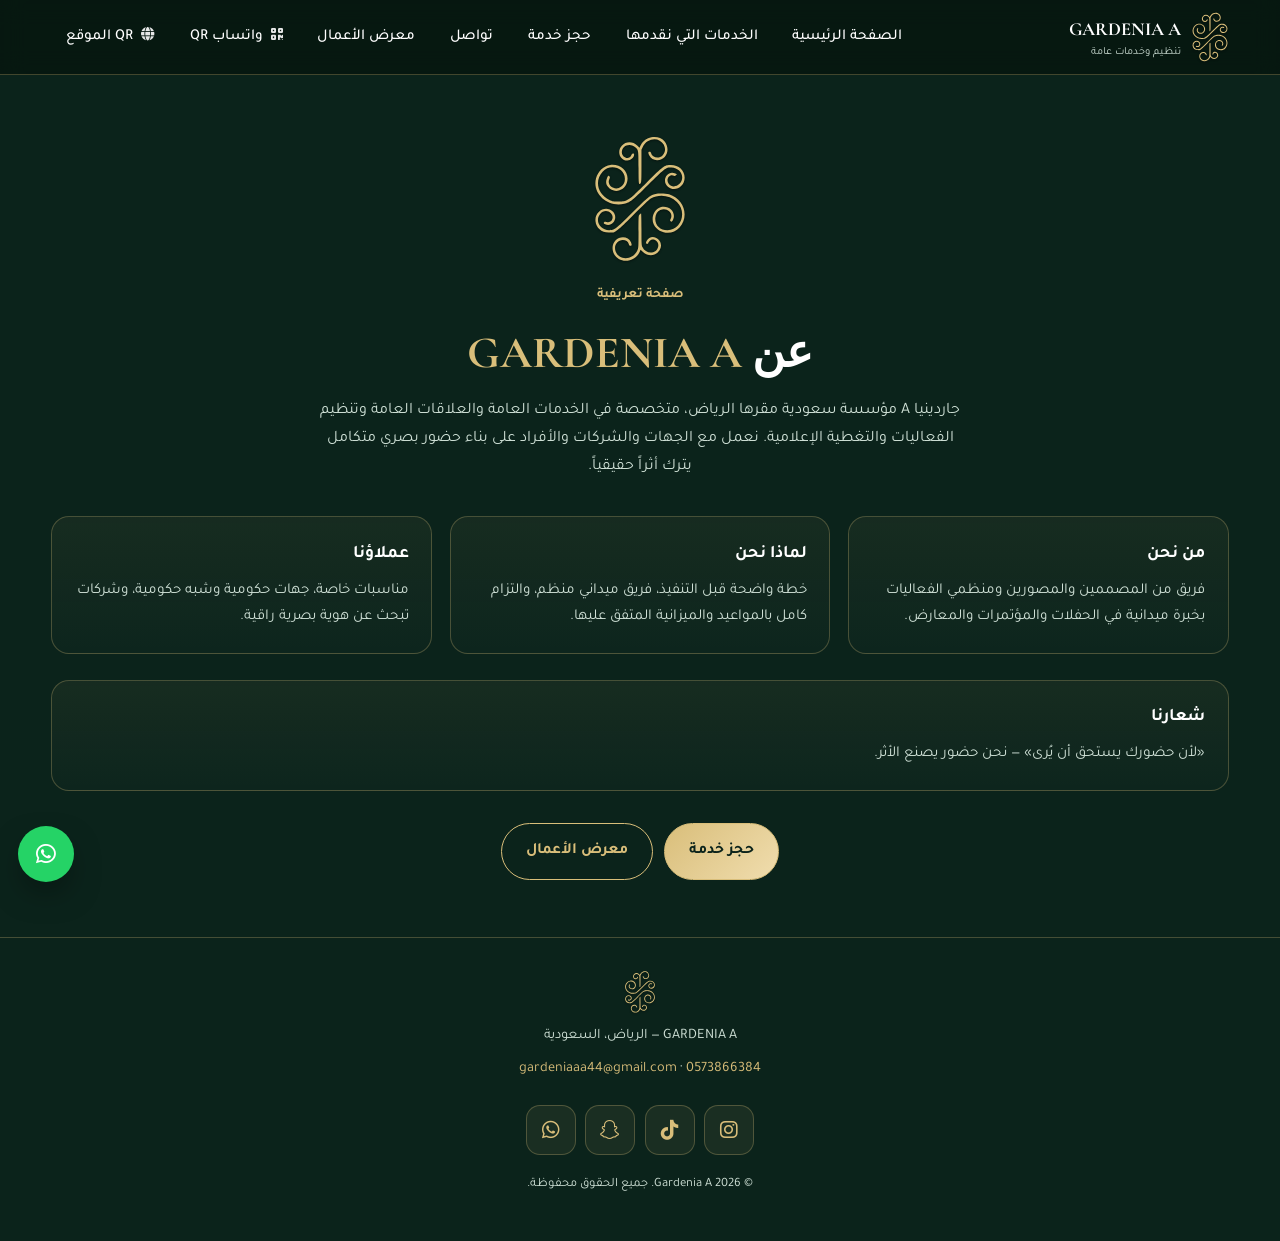
<file: about.html>
<!DOCTYPE html>
<html lang="ar" dir="rtl">
<head>
<meta charset="UTF-8"/>
<meta name="viewport" content="width=device-width, initial-scale=1.0"/>
<title>عن جاردينيا A | صفحة تعريفية</title>
<meta name="description" content="صفحة تعريفية عن مؤسسة جاردينيا A للخدمات العامة والعلاقات العامة في الرياض."/>
<link rel="icon" type="image/svg+xml" href="logo.svg"/>
<link rel="stylesheet" href="https://cdnjs.cloudflare.com/ajax/libs/font-awesome/6.5.2/css/all.min.css"/>
<link rel="stylesheet" href="style.css"/>
</head>
<body data-page="about.html">
<header class="nav" data-nav></header>

<section class="block">
  <div class="container">
    <div class="head reveal">
      <div style="width:110px;height:132px;margin:0 auto 1rem" data-logo></div>
      <span class="label">صفحة تعريفية</span>
      <h2>عن <span class="gold">GARDENIA A</span></h2>
      <p>جاردينيا A مؤسسة سعودية مقرها الرياض، متخصصة في الخدمات العامة والعلاقات العامة وتنظيم الفعاليات والتغطية الإعلامية. نعمل مع الجهات والشركات والأفراد على بناء حضور بصري متكامل يترك أثراً حقيقياً.</p>
    </div>

    <div class="grid g3">
      <div class="card reveal"><h3 class="gold">من نحن</h3><p>فريق من المصممين والمصورين ومنظمي الفعاليات بخبرة ميدانية في الحفلات والمؤتمرات والمعارض.</p></div>
      <div class="card reveal"><h3 class="gold">لماذا نحن</h3><p>خطة واضحة قبل التنفيذ، فريق ميداني منظم، والتزام كامل بالمواعيد والميزانية المتفق عليها.</p></div>
      <div class="card reveal"><h3 class="gold">عملاؤنا</h3><p>مناسبات خاصة، جهات حكومية وشبه حكومية، وشركات تبحث عن هوية بصرية راقية.</p></div>
    </div>

    <div class="card reveal" style="margin-top:1.6rem">
      <h3 class="gold">شعارنا</h3>
      <p>«لأن حضورك يستحق أن يُرى» — نحن حضور يصنع الأثر.</p>
    </div>

    <div style="text-align:center;margin-top:2rem;display:flex;gap:.7rem;justify-content:center;flex-wrap:wrap">
      <a class="btn btn-gold" href="booking.html">حجز خدمة</a>
      <a class="btn btn-ghost" href="gallery.html">معرض الأعمال</a>
    </div>
  </div>
</section>

<a class="fab" data-wa target="_blank" rel="noopener" aria-label="واتساب"><i class="fa-brands fa-whatsapp"></i></a>
<footer data-footer></footer>
<script src="script.js"></script>
</body>
</html>
</file>
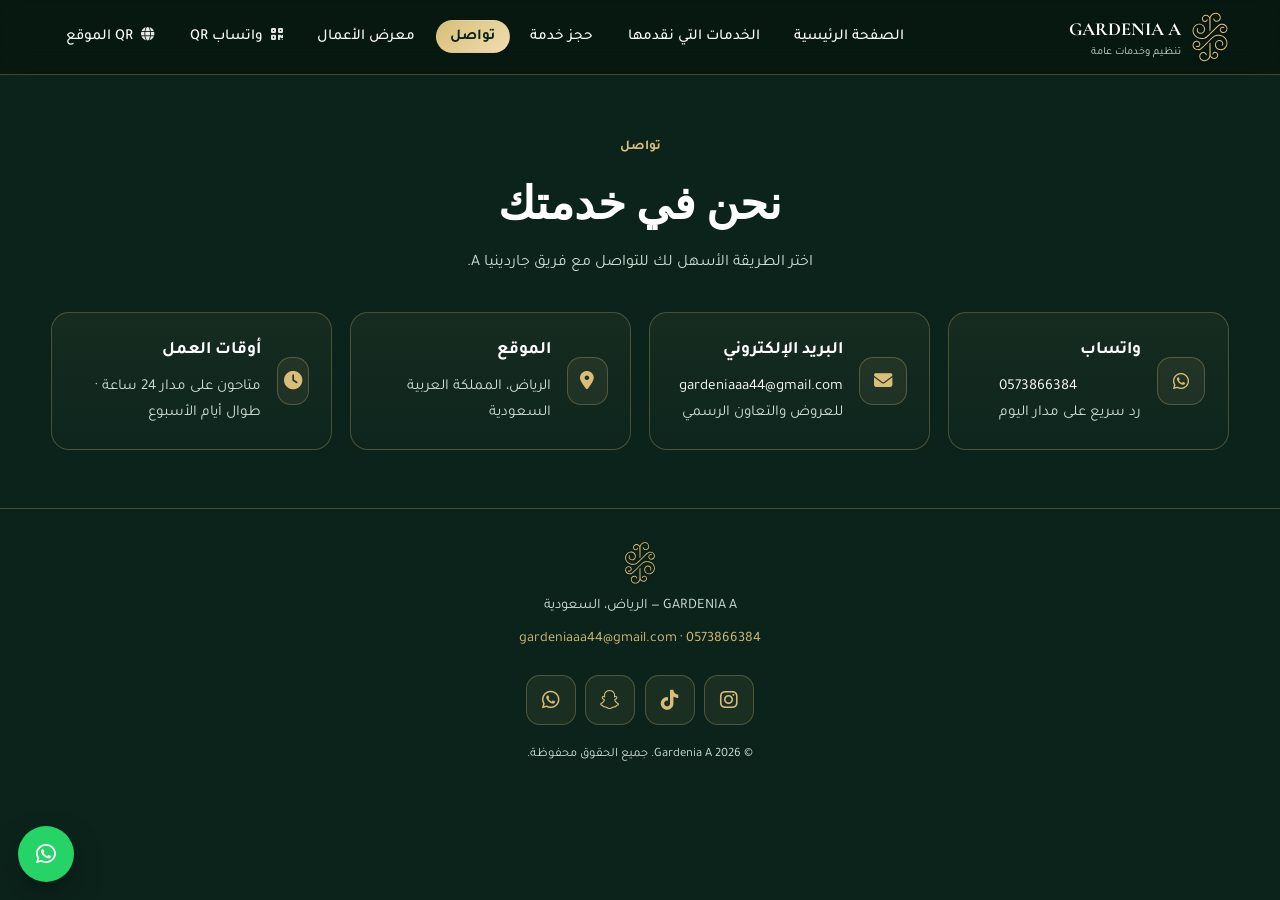
<file: contact.html>
<!DOCTYPE html>
<html lang="ar" dir="rtl">
<head>
<meta charset="UTF-8"/>
<meta name="viewport" content="width=device-width, initial-scale=1.0"/>
<title>تواصل معنا | Gardenia A</title>
<meta name="description" content="تواصل مع جاردينيا A عبر واتساب أو البريد الإلكتروني وحسابات السوشيال ميديا."/>
<link rel="icon" type="image/svg+xml" href="logo.svg"/>
<link rel="stylesheet" href="https://cdnjs.cloudflare.com/ajax/libs/font-awesome/6.5.2/css/all.min.css">
<link rel="stylesheet" href="style.css"/>
</head>
<body data-page="contact.html">
<header class="nav" data-nav></header>

<section class="block">
  <div class="container">
    <div class="head reveal">
      <span class="label">تواصل</span>
      <h2>نحن <span style="color:#FFFFFF">في خدمتك</span></h2>
      <p>اختر الطريقة الأسهل لك للتواصل مع فريق جاردينيا A.</p>
    </div>

    <div class="grid g2">
      <a class="card reveal" data-wa target="_blank">
        <div class="contact-row">
          <div class="ic" style="margin:0"><i class="fa-brands fa-whatsapp"></i></div>
          <div><h3>واتساب</h3><p style="color:#FFFFFF" dir="ltr" data-phone></p><p>رد سريع على مدار اليوم</p></div>
        </div>
      </a>
      <a class="card reveal" data-mail>
        <div class="contact-row">
          <div class="ic" style="margin:0"><i class="fa-solid fa-envelope"></i></div>
          <div><h3>البريد الإلكتروني</h3><p style="color:#FFFFFF" dir="ltr" style="word-break:break-all">gardeniaaa44@gmail.com</p><p>للعروض والتعاون الرسمي</p></div>
        </div>
      </a>
      <div class="card reveal">
        <div class="contact-row">
          <div class="ic" style="margin:0"><i class="fa-solid fa-location-dot"></i></div>
          <div><h3>الموقع</h3><p>الرياض، المملكة العربية السعودية</p></div>
        </div>
      </div>
     <div class="card reveal">
  <div class="contact-row">
    <div class="ic" style="margin:0"><i class="fa-solid fa-clock"></i></div>
    <div><h3>أوقات العمل</h3><p>متاحون على مدار 24 ساعة · طوال أيام الأسبوع</p></div>
  </div>
</div>

    
</section>

<a class="fab" data-wa target="_blank" rel="noopener" aria-label="واتساب"><i class="fa-brands fa-whatsapp"></i></a>
<footer data-footer></footer>
<script src="script.js"></script>
</body>
</html>
</file>
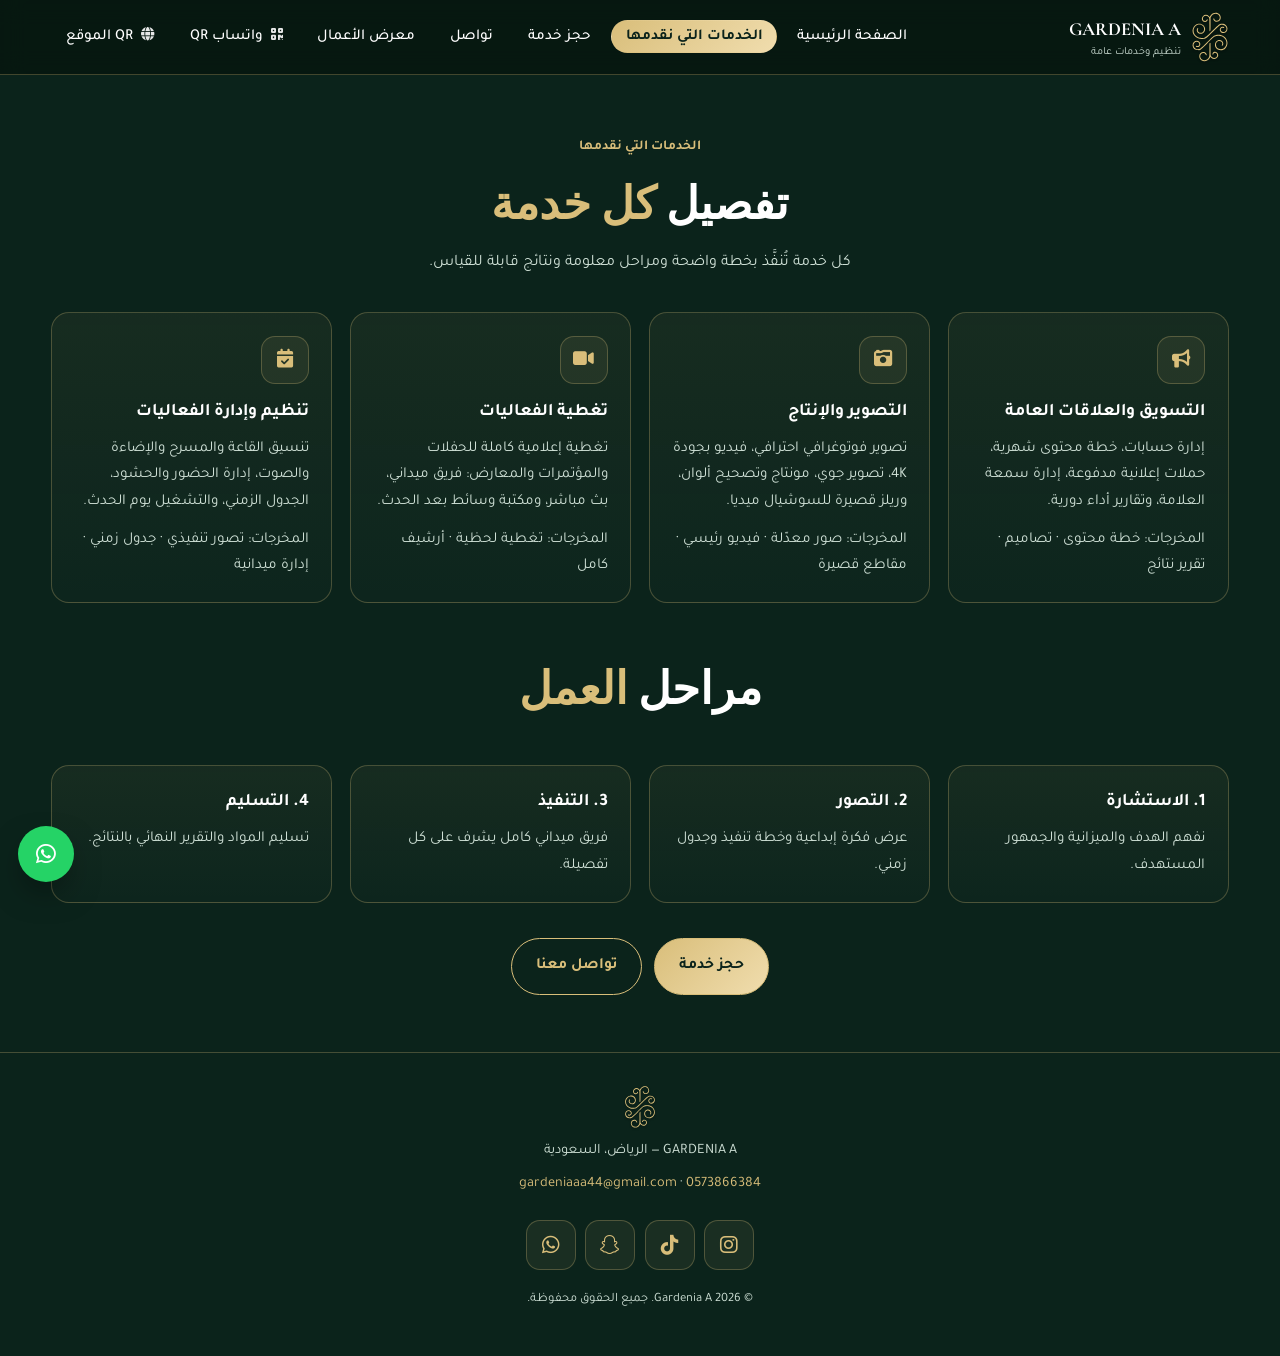
<file: services.html>
<!DOCTYPE html>
<html lang="ar" dir="rtl">
<head>
<meta charset="UTF-8"/>
<meta name="viewport" content="width=device-width, initial-scale=1.0"/>
<title>الخدمات وتفاصيلها | Gardenia A</title>
<meta name="description" content="تفاصيل خدمات جاردينيا A: التسويق، التصوير والإنتاج، تغطية الفعاليات، التنظيم والإدارة."/>
<link rel="icon" type="image/svg+xml" href="logo.svg"/>
<link rel="stylesheet" href="https://cdnjs.cloudflare.com/ajax/libs/font-awesome/6.5.2/css/all.min.css"/>
<link rel="stylesheet" href="style.css"/>
</head>
<body data-page="services.html">
<header class="nav" data-nav></header>

<section class="block">
  <div class="container">
    <div class="head reveal">
      <span class="label">الخدمات التي نقدمها</span>
      <h2>تفصيل <span class="gold">كل خدمة</span></h2>
      <p>كل خدمة تُنفَّذ بخطة واضحة ومراحل معلومة ونتائج قابلة للقياس.</p>
    </div>

    <div class="grid g2">
      <div class="card reveal">
        <div class="ic"><i class="fa-solid fa-bullhorn"></i></div>
        <h3>التسويق والعلاقات العامة</h3>
        <p>إدارة حسابات، خطة محتوى شهرية، حملات إعلانية مدفوعة، إدارة سمعة العلامة، وتقارير أداء دورية.</p>
        <p class="gold" style="margin-top:.7rem">المخرجات: خطة محتوى · تصاميم · تقرير نتائج</p>
      </div>
      <div class="card reveal">
        <div class="ic"><i class="fa-solid fa-camera-retro"></i></div>
        <h3>التصوير والإنتاج</h3>
        <p>تصوير فوتوغرافي احترافي، فيديو بجودة 4K، تصوير جوي، مونتاج وتصحيح ألوان، وريلز قصيرة للسوشيال ميديا.</p>
        <p class="gold" style="margin-top:.7rem">المخرجات: صور معدّلة · فيديو رئيسي · مقاطع قصيرة</p>
      </div>
      <div class="card reveal">
        <div class="ic"><i class="fa-solid fa-video"></i></div>
        <h3>تغطية الفعاليات</h3>
        <p>تغطية إعلامية كاملة للحفلات والمؤتمرات والمعارض: فريق ميداني، بث مباشر، ومكتبة وسائط بعد الحدث.</p>
        <p class="gold" style="margin-top:.7rem">المخرجات: تغطية لحظية · أرشيف كامل</p>
      </div>
      <div class="card reveal">
        <div class="ic"><i class="fa-solid fa-calendar-check"></i></div>
        <h3>تنظيم وإدارة الفعاليات</h3>
        <p>تنسيق القاعة والمسرح والإضاءة والصوت، إدارة الحضور والحشود، الجدول الزمني، والتشغيل يوم الحدث.</p>
        <p class="gold" style="margin-top:.7rem">المخرجات: تصور تنفيذي · جدول زمني · إدارة ميدانية</p>
      </div>
    </div>

    <div class="head reveal" style="margin-top:3rem">
      <h2>مراحل <span class="gold">العمل</span></h2>
    </div>
    <div class="grid g4">
      <div class="card reveal"><h3 class="gold">1. الاستشارة</h3><p>نفهم الهدف والميزانية والجمهور المستهدف.</p></div>
      <div class="card reveal"><h3 class="gold">2. التصور</h3><p>عرض فكرة إبداعية وخطة تنفيذ وجدول زمني.</p></div>
      <div class="card reveal"><h3 class="gold">3. التنفيذ</h3><p>فريق ميداني كامل يشرف على كل تفصيلة.</p></div>
      <div class="card reveal"><h3 class="gold">4. التسليم</h3><p>تسليم المواد والتقرير النهائي بالنتائج.</p></div>
    </div>

    <div style="text-align:center;margin-top:2.2rem;display:flex;gap:.7rem;justify-content:center;flex-wrap:wrap">
      <a class="btn btn-gold" href="booking.html">حجز خدمة</a>
      <a class="btn btn-ghost" href="contact.html">تواصل معنا</a>
    </div>
  </div>
</section>

<a class="fab" data-wa target="_blank" rel="noopener" aria-label="واتساب"><i class="fa-brands fa-whatsapp"></i></a>
<footer data-footer></footer>
<script src="script.js"></script>
</body>
</html>
</file>
<file: style.css>
@import url('https://fonts.googleapis.com/css2?family=Tajawal:wght@300;400;500;700;900&family=Cormorant+Garamond:wght@500;600;700&display=swap');

:root{
  --bg:#0B231B;
  --bg-deep:#061710;
  --bg-rich:#0E2C21;
  --fg:#FFFFFF;
  --muted:#CFE0D6;
  --gold:#D9BE7A;
  --gold-soft:#F0DDAE;
  --line:rgba(217,190,122,.28);
  --card:#0F2E23;
  --radius:18px;
}
.hero h1 {
  color: #FFFFFF !important;
}

*{box-sizing:border-box}
html{scroll-behavior:smooth}
body{
  margin:0;direction:rtl;background:var(--bg);color:var(--fg);
  font-family:'Tajawal',system-ui,sans-serif;line-height:1.75;
  letter-spacing:0 !important;word-spacing:normal;overflow-x:hidden;
}
h1,h2,h3,h4,p,a,span,li,button{letter-spacing:0 !important}
img{max-width:100%;display:block}
a{color:inherit;text-decoration:none}

.container{width:min(1180px,92vw);margin:0 auto}
.gold{color:var(--gold)}
.muted{color:var(--muted)}

/* ---------- Logo (engraved SVG) ---------- */
.logo-mark{width:100%;height:100%;display:block;color:var(--gold);
  filter:drop-shadow(0 1px 1px rgba(0,0,0,.45))}
.logo-mark path{fill:currentColor;stroke:none}
.logo-mark.white{color:#FFFFFF}

/* ---------- Header ---------- */
header.nav{
  position:sticky;top:0;z-index:60;
  background:rgba(6,23,16,.86);backdrop-filter:blur(12px);
  border-bottom:1px solid var(--line);
}
.nav-inner{
  display:grid;grid-template-columns:minmax(0,1fr) auto;align-items:center;
  gap:1rem;padding:.7rem 0;
}
.brand{display:flex;min-width:0;align-items:center;gap:.6rem}
.brand .mark{width:38px;height:52px;flex-shrink:0}

.brand .mark svg,footer .mark svg{width:100%;height:100%}

.brand b{font-family:'Cormorant Garamond',serif;font-size:1.15rem;font-weight:700;white-space:nowrap}
.brand small{display:block;color:var(--muted);font-size:.68rem;margin-top:-4px}

.nav-links{display:flex;gap:.35rem;align-items:center;list-style:none;margin:0;padding:0}
.nav-links a{
  padding:.5rem .85rem;border-radius:999px;font-size:.95rem;font-weight:500;
  border:1px solid transparent;transition:.25s;
}
.nav-links a:hover{border-color:var(--line);color:var(--gold)}
.nav-links a.active{background:linear-gradient(135deg,var(--gold),var(--gold-soft));color:#0B231B;font-weight:700}
.burger{display:none;background:none;border:1px solid var(--line);color:var(--gold);
  width:44px;height:44px;border-radius:12px;font-size:1.2rem;cursor:pointer}
.mobile{display:none;flex-direction:column;padding:.5rem 0 1rem;gap:.35rem;border-top:1px solid var(--line)}
.mobile a{padding:.75rem 1rem;border-radius:12px;background:rgba(217,190,122,.07)}
.mobile.open{display:flex}
@media(max-width:880px){
  .nav-links{display:none}
  .burger{display:block}
}

/* ---------- Hero ---------- */
.hero{
  position:relative;text-align:center;padding:4.5rem 0 4rem;
  background:linear-gradient(160deg,var(--bg-deep),var(--bg-rich) 55%,var(--bg));
  overflow:hidden;
}
.hero:before{
  content:"";position:absolute;inset:0;opacity:.35;
  background:radial-gradient(circle at 50% 20%,rgba(217,190,122,.18),transparent 55%);
}
.hero-inner{position:relative}
.hero .mark-lg{width:min(190px,45vw);height:auto;aspect-ratio:5/6;margin:0 auto 1.4rem}
.hero h1{
  font-family:'Cormorant Garamond',serif;font-size:clamp(2.4rem,9vw,4.4rem);
  margin:0;font-weight:700;
  background:linear-gradient(135deg,var(--gold-soft),var(--gold));
  -webkit-background-clip:text;background-clip:text;color:transparent;
}
.hero .tag{color:#fff;font-size:clamp(1rem,3.4vw,1.25rem);margin:.4rem 0 0}
.rule{display:flex;align-items:center;justify-content:center;gap:.6rem;margin:1.1rem auto}
.rule i{width:70px;height:1px;background:var(--line);display:block}
.rule b{color:var(--gold);font-size:.8rem}
.hero p.lead{color:var(--muted);max-width:640px;margin:.8rem auto 0;font-size:1.05rem}
.hero-actions{display:flex;flex-wrap:wrap;gap:.7rem;justify-content:center;margin-top:1.8rem}

.btn{
  display:inline-flex;align-items:center;gap:.5rem;padding:.85rem 1.5rem;border-radius:999px;
  font-weight:700;font-size:.98rem;border:1px solid var(--gold);transition:.3s;cursor:pointer
}
.btn-gold{background:linear-gradient(135deg,var(--gold),var(--gold-soft));color:#0B231B}
.btn-gold:hover{transform:translateY(-2px);box-shadow:0 14px 34px -12px rgba(217,190,122,.6)}
.btn-ghost{color:var(--gold);background:transparent}
.btn-ghost:hover{background:rgba(217,190,122,.1)}

/* ---------- Sections ---------- */
section.block{padding:3.6rem 0}
.head{text-align:center;margin-bottom:2.2rem}
.head span.label{color:var(--gold);font-size:.85rem;font-weight:700}
.head h2{font-family:'Cormorant Garamond',serif;font-size:clamp(1.8rem,6vw,2.8rem);margin:.3rem 0}
.head p{color:var(--muted);max-width:660px;margin:0 auto}

.grid{display:grid;gap:1.1rem}
.g2{grid-template-columns:repeat(auto-fit,minmax(280px,1fr))}
.g3{grid-template-columns:repeat(auto-fit,minmax(250px,1fr))}
.g4{grid-template-columns:repeat(auto-fit,minmax(215px,1fr))}

.card{
  background:linear-gradient(180deg,rgba(217,190,122,.06),rgba(255,255,255,.01));
  border:1px solid var(--line);border-radius:var(--radius);padding:1.4rem;transition:.3s
}
.card:hover{transform:translateY(-4px);border-color:var(--gold)}
.card .ic{
  width:48px;height:48px;border-radius:14px;display:grid;place-items:center;
  border:1px solid var(--line);color:var(--gold);font-size:1.2rem;margin-bottom:.9rem;
  background:rgba(217,190,122,.08)
}
.card h3{font-size:1.1rem;margin:0 0 .45rem;color:#fff}
.card p{margin:0;color:var(--muted);font-size:.95rem}

/* ---------- Gallery ---------- */
.filters{display:flex;flex-wrap:wrap;gap:.5rem;justify-content:center;margin-bottom:1.6rem}
.filter-btn{
  background:transparent;border:1px solid var(--line);color:var(--muted);
  padding:.5rem 1.1rem;border-radius:999px;font-family:inherit;font-size:.9rem;cursor:pointer;transition:.25s
}
.filter-btn.active,.filter-btn:hover{background:linear-gradient(135deg,var(--gold),var(--gold-soft));color:#0B231B;border-color:var(--gold);font-weight:700}

.tile{
  position:relative;border-radius:var(--radius);overflow:hidden;border:1px solid var(--line);
  aspect-ratio:4/5;cursor:pointer;background:var(--card)
}
.tile img,.tile video{width:100%;height:100%;object-fit:cover;transition:.5s}
.tile:hover img{transform:scale(1.05)}
.tile .ov{position:absolute;inset:0;background:linear-gradient(to top,rgba(6,23,16,.92),rgba(6,23,16,.15) 60%)}
.tile .info{position:absolute;inset:auto 1rem 1rem 1rem;text-align:right}
.tile .info b{display:block;font-size:1.02rem}
.tile .info small{color:var(--muted)}
.tile .badge{
  position:absolute;top:.8rem;left:.8rem;background:rgba(6,23,16,.75);color:var(--gold);
  border:1px solid var(--line);border-radius:999px;padding:.2rem .7rem;font-size:.75rem
}
.tile .play{position:absolute;inset:0;display:grid;place-items:center}
.tile .play span{
  width:60px;height:60px;border-radius:999px;display:grid;place-items:center;
  background:rgba(217,190,122,.9);color:#0B231B;font-size:1.1rem
}

.video-slot{
  border:1px dashed var(--line);border-radius:var(--radius);padding:2rem 1.2rem;text-align:center;color:var(--muted)
}

/* ---------- Lightbox ---------- */
.lb{position:fixed;inset:0;z-index:90;display:none;place-items:center;padding:1rem;
  background:rgba(4,15,10,.94);backdrop-filter:blur(8px)}
.lb.open{display:grid}
.lb-box{width:min(900px,96vw);background:var(--card);border:1px solid var(--gold);border-radius:var(--radius);overflow:hidden}
.lb-box img,.lb-box video{width:100%;max-height:68vh;object-fit:contain;background:#04100b}
.lb-txt{padding:1rem 1.2rem}
.lb-close{position:absolute;top:1rem;left:1rem;width:44px;height:44px;border-radius:999px;
  background:rgba(217,190,122,.15);border:1px solid var(--gold);color:var(--gold);font-size:1.3rem;cursor:pointer}

/* ---------- Contact / QR ---------- */
.contact-row{display:flex;align-items:center;gap:1rem}
.qr-wrap{
  background:#fff;padding:14px;border-radius:16px;width:min(260px,70vw);margin:0 auto;
  box-shadow:0 20px 60px -20px rgba(0,0,0,.7)
}
.qr-wrap img{width:100%}
.social{display:flex;gap:.6rem;flex-wrap:wrap;justify-content:center;margin-top:1.4rem}
.social a{
  width:50px;height:50px;border-radius:14px;display:grid;place-items:center;font-size:1.15rem;
  border:1px solid var(--line);color:var(--gold);background:rgba(217,190,122,.07);transition:.3s
}
.social a:hover{background:linear-gradient(135deg,var(--gold),var(--gold-soft));color:#0B231B;transform:translateY(-3px)}

form.book{display:grid;gap:.8rem}
form.book input,form.book select,form.book textarea{
  width:100%;padding:.85rem 1rem;border-radius:14px;background:rgba(255,255,255,.04);
  border:1px solid var(--line);color:#fff;font-family:inherit;font-size:.95rem
}
form.book textarea{min-height:120px;resize:vertical}
form.book input:focus,form.book select:focus,form.book textarea:focus{outline:none;border-color:var(--gold)}
form.book option{color:#0B231B}

footer{border-top:1px solid var(--line);padding:2rem 0;text-align:center;color:var(--muted);font-size:.9rem}
footer .mark{width:36px;height:44px;margin:0 auto .6rem}

.fab{
  position:fixed;bottom:18px;left:18px;z-index:70;width:56px;height:56px;border-radius:999px;
  display:grid;place-items:center;background:#25D366;color:#fff;font-size:1.5rem;
  box-shadow:0 14px 34px -10px rgba(0,0,0,.6)
}
.reveal{opacity:0;transform:translateY(22px);transition:.7s ease}
.reveal.in{opacity:1;transform:none}
/* ---------- تحسينات العرض والاستجابة (صور وفيديو) ---------- */
.tile video{background:#04100b}
.tile:hover video{transform:scale(1.04)}
.tile .play span{box-shadow:0 10px 24px -10px rgba(0,0,0,.7)}
.lb-box{max-height:92vh;display:flex;flex-direction:column}
.lb-box img,.lb-box video{max-height:min(70vh,700px);height:auto}
.lb-txt{max-height:22vh;overflow:auto}

@media(max-width:760px){
  .g2,.g3,.g4{grid-template-columns:1fr}
  .grid{gap:.9rem}
  .tile{aspect-ratio:1/1}
  .tile .info b{font-size:.95rem}
  .lb{padding:.5rem}
  .lb-box{width:100%;border-radius:14px}
  .lb-box img,.lb-box video{max-height:62vh}
  .lb-close{top:.5rem;left:.5rem;width:40px;height:40px}
  .contact-row{gap:.75rem}
  .card{padding:1.1rem}
  section.block{padding:2.6rem 0}
  .fab{width:52px;height:52px;bottom:14px;left:14px}
}
@media(min-width:1100px){
  .g3{grid-template-columns:repeat(3,minmax(0,1fr))}
}

/* أيقونات السوشيال والأزرار */
.social a i{font-size:1.25rem;line-height:1}
.social a[aria-label="واتساب"]:hover{background:linear-gradient(135deg,#25D366,#128C7E);color:#fff;border-color:#25D366}
.card .ic i{font-size:1.15rem}
.fab i{font-size:1.4rem}
.nav-links a i,.mobile a i{font-size:.85rem;opacity:.9;margin-inline-end:.25rem}

/* صور QR */
.qr-wrap{width:min(280px,74vw)}
.qr-wrap img{width:100%;height:auto;image-rendering:crisp-edges}

/* ================= مشغّل معرض الأعمال (Player + Playlist) ================= */
.player{
  background:var(--card);border:1px solid var(--gold);border-radius:22px;
  overflow:hidden;box-shadow:0 24px 60px rgba(0,0,0,.45);margin-top:1.2rem
}
.player .stage{
  background:#04100b;display:flex;align-items:center;justify-content:center;
  aspect-ratio:16/9;max-height:min(70vh,620px);overflow:hidden
}
.player.is-image .stage{aspect-ratio:4/5;max-height:min(72vh,660px)}
.player .stage img,.player .stage video{
  width:100%;height:100%;object-fit:contain;display:block;background:#04100b
}
.ctrl{padding:.85rem 1rem 1rem;display:grid;gap:.7rem;background:linear-gradient(180deg,rgba(255,255,255,.03),transparent)}
.ctrl-row{display:flex;align-items:center;gap:.7rem;flex-wrap:wrap}
.ctrl-btns{display:flex;align-items:center;gap:.45rem}
.ctrl-btns button{
  width:46px;height:46px;border-radius:999px;cursor:pointer;
  border:1px solid var(--gold);background:rgba(255,255,255,.04);
  color:var(--gold);font-size:1rem;display:grid;place-items:center;transition:.25s
}
.ctrl-btns button:hover{background:var(--gold);color:#04100b}
.range{
  -webkit-appearance:none;appearance:none;flex:1;min-width:140px;height:6px;
  border-radius:999px;background:rgba(255,255,255,.16);outline:none;cursor:pointer
}
.range::-webkit-slider-thumb{
  -webkit-appearance:none;width:20px;height:20px;border-radius:999px;
  background:#fff;border:2px solid var(--gold);box-shadow:0 2px 8px rgba(0,0,0,.5)
}
.range::-moz-range-thumb{width:18px;height:18px;border:2px solid var(--gold);border-radius:999px;background:#fff}
.range.vol{flex:0 1 130px;min-width:90px}
.vol-wrap{display:flex;align-items:center;gap:.5rem;color:var(--gold)}
.time{font-size:.8rem;opacity:.8;min-width:74px;text-align:center;direction:ltr}
.ctrl-row.bottom{justify-content:space-between}
.now{display:grid;min-width:0}
.now b{font-size:1rem}
.now small{opacity:.7;font-size:.8rem}

.playlist{display:grid;gap:.8rem;margin-top:1.1rem}
.pl-item{
  display:flex;align-items:center;justify-content:space-between;gap:1rem;
  width:100%;text-align:right;cursor:pointer;padding:.7rem .9rem;
  background:var(--card);border:1px solid rgba(255,255,255,.1);
  border-radius:18px;color:inherit;font:inherit;transition:.25s
}
.pl-item:hover{border-color:var(--gold);transform:translateY(-2px)}
.pl-item.active{border-color:var(--gold);box-shadow:0 0 0 1px var(--gold) inset}
.pl-txt{display:grid;gap:.2rem;min-width:0}
.pl-txt b{font-size:1rem;color:var(--gold);overflow:hidden;text-overflow:ellipsis;white-space:nowrap}
.pl-txt small{opacity:.65;font-size:.82rem}
.pl-thumb{position:relative;flex:0 0 auto;width:120px;height:72px;border-radius:12px;overflow:hidden;border:1px solid rgba(255,255,255,.12)}
.pl-thumb img{width:100%;height:100%;object-fit:cover;display:block}
.pl-thumb i{
  position:absolute;inset:0;display:grid;place-items:center;
  color:#fff;font-size:.9rem;background:rgba(0,0,0,.28)
}

@media (max-width:768px){
  .player{border-radius:18px}
  .player .stage{aspect-ratio:9/16;max-height:68vh}
  .player.is-image .stage{aspect-ratio:4/5;max-height:64vh}
  .ctrl-btns button{width:42px;height:42px}
  .ctrl-row.bottom{gap:.5rem}
  .vol-wrap{width:100%}
  .range.vol{flex:1}
  .pl-thumb{width:96px;height:62px}
  .pl-txt b{font-size:.92rem;white-space:normal}
}
/* ... باقي ملف الـ CSS الخاص بك ... */

/* تنسيق مشغل الوسائط والمعرض ليكون متجاوباً في المنتصف على الموبايل */
.gallery-section, .player-container, #player {
  display: flex;
  flex-direction: column;
  align-items: center;
  justify-content: center;
  margin: 0 auto;
}

#player {
  width: 100%;
  max-width: 800px;
  margin-bottom: 2rem;
}

.stage, #stage {
  width: 100%;
  display: flex;
  justify-content: center;
  align-items: center;
  background: #000;
  border-radius: 12px;
  overflow: hidden;
}

#mediaEl {
  max-height: 70vh;
  width: auto;
  max-width: 100%;
  object-fit: contain;
  display: block;
  margin: 0 auto;
}

@media (max-width: 768px) {
  #player {
    padding: 0 10px;
  }
  
  #stage {
    min-height: 280px;
  }

  #mediaEl {
    width: 100%;
    height: auto;
  }
}

/* ==========================================================================
   معرض الأعمال المطور - متوافق بالكامل مع شاشات الموبايل (2-3 في الصف) وشريط التنقل المتحرك
   ========================================================================== */
.gallery-hero-section {
  padding: 1.8rem 0 3rem;
}

/* تبويبات الفلاتر في الأعلى */
.gallery-tabs-wrap {
  display: flex;
  justify-content: center;
  margin-bottom: 1.5rem;
}
.gallery-tabs {
  display: inline-flex;
  gap: .35rem;
  background: rgba(6, 23, 16, 0.85);
  padding: .35rem;
  border-radius: 999px;
  border: 1px solid var(--line);
  overflow-x: auto;
  max-width: 100%;
  -webkit-overflow-scrolling: touch;
}
.tab-btn {
  display: inline-flex;
  align-items: center;
  gap: .4rem;
  padding: .5rem 1rem;
  border-radius: 999px;
  border: none;
  background: transparent;
  color: var(--muted);
  font-family: inherit;
  font-size: .88rem;
  font-weight: 600;
  cursor: pointer;
  white-space: nowrap;
  transition: all .25s ease;
}
.tab-btn:hover {
  color: var(--gold);
}
.tab-btn.active {
  background: linear-gradient(135deg, var(--gold), var(--gold-soft));
  color: #0B231B;
  box-shadow: 0 4px 14px rgba(217, 190, 122, 0.35);
}

/* شبكة الأعمال المتوافقة مع الموبايل: تعرض 2 إلى 3 بجانب بعض بأحجام وأناقة فائقة */
.mobile-optimized-grid {
  display: grid;
  grid-template-columns: repeat(auto-fill, minmax(240px, 1fr));
  gap: 1.1rem;
}

@media (max-width: 768px) {
  .mobile-optimized-grid {
    grid-template-columns: repeat(2, 1fr);
    gap: .75rem;
  }
}

@media (max-width: 380px) {
  .mobile-optimized-grid {
    gap: .5rem;
  }
}

.gallery-card {
  position: relative;
  background: var(--card);
  border: 1px solid rgba(217, 190, 122, 0.2);
  border-radius: 14px;
  overflow: hidden;
  cursor: pointer;
  transition: transform .28s cubic-bezier(.2,.8,.2,1), box-shadow .28s ease, border-color .28s ease;
  display: flex;
  flex-direction: column;
}
.gallery-card:hover {
  transform: translateY(-4px);
  border-color: var(--gold);
  box-shadow: 0 12px 28px rgba(0, 0, 0, 0.5), 0 0 12px rgba(217, 190, 122, 0.25);
}
.card-media-box {
  position: relative;
  width: 100%;
  aspect-ratio: 4/5;
  background: #04100b;
  overflow: hidden;
}
.card-media-box img {
  width: 100%;
  height: 100%;
  object-fit: cover;
  transition: transform .4s ease;
}
.gallery-card:hover .card-media-box img {
  transform: scale(1.06);
}

/* شارات الفيديوهات والتصاميم على الكرت */
.card-type-badge {
  position: absolute;
  top: 8px;
  right: 8px;
  background: rgba(6, 23, 16, 0.88);
  color: var(--gold);
  border: 1px solid var(--line);
  padding: .15rem .5rem;
  border-radius: 6px;
  font-size: .72rem;
  font-weight: 700;
  backdrop-filter: blur(4px);
  z-index: 2;
}
.card-play-icon {
  position: absolute;
  inset: 0;
  display: flex;
  align-items: center;
  justify-content: center;
  background: rgba(4, 16, 11, 0.35);
  transition: background .2s ease;
}
.gallery-card:hover .card-play-icon {
  background: rgba(4, 16, 11, 0.15);
}
.play-ring {
  width: 44px;
  height: 44px;
  border-radius: 50%;
  background: linear-gradient(135deg, var(--gold), var(--gold-soft));
  color: #0B231B;
  display: grid;
  place-items: center;
  font-size: 1.1rem;
  box-shadow: 0 0 16px rgba(217, 190, 122, 0.7);
  transition: transform .2s ease;
}
.gallery-card:hover .play-ring {
  transform: scale(1.12);
}

.card-caption {
  padding: .65rem .75rem;
  display: flex;
  flex-direction: column;
  gap: .15rem;
  background: var(--card);
}
.card-caption h4 {
  margin: 0;
  font-size: .88rem;
  font-weight: 700;
  color: #ffffff;
  white-space: nowrap;
  overflow: hidden;
  text-overflow: ellipsis;
}
.card-caption small {
  font-size: .74rem;
  color: var(--gold);
  white-space: nowrap;
  overflow: hidden;
  text-overflow: ellipsis;
}

/* ================= نافذة العرض السينمائية المنبثقة + الشريط المتحرك السفلي ================= */
.media-viewer-modal {
  position: fixed;
  inset: 0;
  z-index: 9999;
  display: flex;
  align-items: center;
  justify-content: center;
  padding: .6rem;
  opacity: 0;
  visibility: hidden;
  transition: opacity .25s ease, visibility .25s ease;
}
.media-viewer-modal.is-open {
  opacity: 1;
  visibility: visible;
}
.viewer-backdrop {
  position: absolute;
  inset: 0;
  background: rgba(3, 13, 9, 0.94);
  backdrop-filter: blur(14px);
  -webkit-backdrop-filter: blur(14px);
}
.viewer-container {
  position: relative;
  z-index: 2;
  width: min(960px, 98vw);
  max-height: 96vh;
  background: var(--card);
  border: 1px solid var(--gold);
  border-radius: 18px;
  overflow: hidden;
  display: flex;
  flex-direction: column;
  box-shadow: 0 25px 70px rgba(0, 0, 0, 0.8);
}

/* شريط الرأس في النافذة */
.viewer-top-bar {
  display: flex;
  justify-content: space-between;
  align-items: center;
  padding: .8rem 1.1rem;
  background: rgba(6, 23, 16, 0.95);
  border-bottom: 1px solid var(--line);
  gap: .8rem;
}
.viewer-work-info h3 {
  margin: 0;
  font-size: 1.05rem;
  color: #ffffff;
  line-height: 1.3;
}
.viewer-sub {
  font-size: .8rem;
  color: var(--muted);
}
.viewer-badge {
  display: inline-block;
  background: rgba(217, 190, 122, 0.16);
  color: var(--gold);
  padding: .15rem .5rem;
  border-radius: 6px;
  font-size: .72rem;
  font-weight: 700;
  margin-bottom: .2rem;
}
.viewer-top-actions {
  display: flex;
  align-items: center;
  gap: .5rem;
}
.viewer-order-btn {
  white-space: nowrap;
  font-size: .82rem;
  padding: .45rem .85rem;
}
.viewer-close-btn {
  width: 38px;
  height: 38px;
  border-radius: 50%;
  border: 1px solid var(--line);
  background: rgba(255, 255, 255, 0.06);
  color: #ffffff;
  font-size: 1rem;
  cursor: pointer;
  display: grid;
  place-items: center;
  transition: all .2s ease;
}
.viewer-close-btn:hover {
  background: var(--gold);
  color: #0B231B;
}

/* مسرح العرض الرئيسي */
.viewer-stage-box {
  position: relative;
  width: 100%;
  background: #020905;
  display: flex;
  align-items: center;
  justify-content: center;
  min-height: 240px;
  max-height: 54vh;
  overflow: hidden;
}
.stage-viewport {
  width: 100%;
  height: 100%;
  display: flex;
  align-items: center;
  justify-content: center;
}
.stage-viewport img,
.stage-viewport video {
  max-width: 100%;
  max-height: 54vh;
  width: auto;
  height: auto;
  object-fit: contain;
  display: block;
}

.stage-nav {
  position: absolute;
  top: 50%;
  transform: translateY(-50%);
  z-index: 10;
  width: 42px;
  height: 42px;
  border-radius: 50%;
  border: 1px solid var(--line);
  background: rgba(6, 23, 16, 0.82);
  color: var(--gold);
  font-size: 1.1rem;
  cursor: pointer;
  display: grid;
  place-items: center;
  transition: all .2s ease;
}
.stage-nav:hover {
  background: var(--gold);
  color: #0B231B;
}
.stage-nav.prev-btn { right: 10px; }
.stage-nav.next-btn { left: 10px; }

/* الشريط السفلي المتحرك للأعمال (Horizontal Strip) */
.viewer-bottom-strip-wrap {
  padding: .65rem .9rem .9rem;
  background: rgba(6, 23, 16, 0.98);
  border-top: 1px solid var(--line);
  display: flex;
  flex-direction: column;
  gap: .45rem;
}
.strip-header {
  display: flex;
  justify-content: space-between;
  align-items: center;
  font-size: .8rem;
  color: var(--muted);
}
.strip-counter {
  color: var(--gold);
  font-weight: 700;
  font-size: .82rem;
}
.viewer-strip-scroll {
  display: flex;
  gap: .6rem;
  overflow-x: auto;
  padding-bottom: .3rem;
  scroll-behavior: smooth;
  -webkit-overflow-scrolling: touch;
}
.strip-thumb-item {
  flex: 0 0 76px;
  height: 56px;
  border-radius: 8px;
  overflow: hidden;
  border: 2px solid transparent;
  cursor: pointer;
  position: relative;
  background: #020905;
  transition: all .2s ease;
}
.strip-thumb-item img {
  width: 100%;
  height: 100%;
  object-fit: cover;
  display: block;
}
.strip-thumb-item.active {
  border-color: var(--gold);
  box-shadow: 0 0 10px rgba(217, 190, 122, 0.7);
  transform: scale(1.05);
}
.strip-thumb-item i {
  position: absolute;
  inset: 0;
  display: grid;
  place-items: center;
  background: rgba(0, 0, 0, 0.35);
  color: #fff;
  font-size: .75rem;
}

@media (max-width: 600px) {
  .viewer-container {
    max-height: 98vh;
    border-radius: 14px;
  }
  .viewer-stage-box {
    max-height: 46vh;
    min-height: 200px;
  }
  .stage-viewport img,
  .stage-viewport video {
    max-height: 46vh;
  }
  .viewer-top-bar {
    padding: .6rem .8rem;
  }
  .viewer-work-info h3 {
    font-size: .95rem;
  }
  .viewer-order-btn {
    font-size: .76rem;
    padding: .4rem .6rem;
  }
  .strip-thumb-item {
    flex: 0 0 64px;
    height: 48px;
  }
  .stage-nav {
    width: 34px;
    height: 34px;
    font-size: .9rem;
  }
}
</file>
